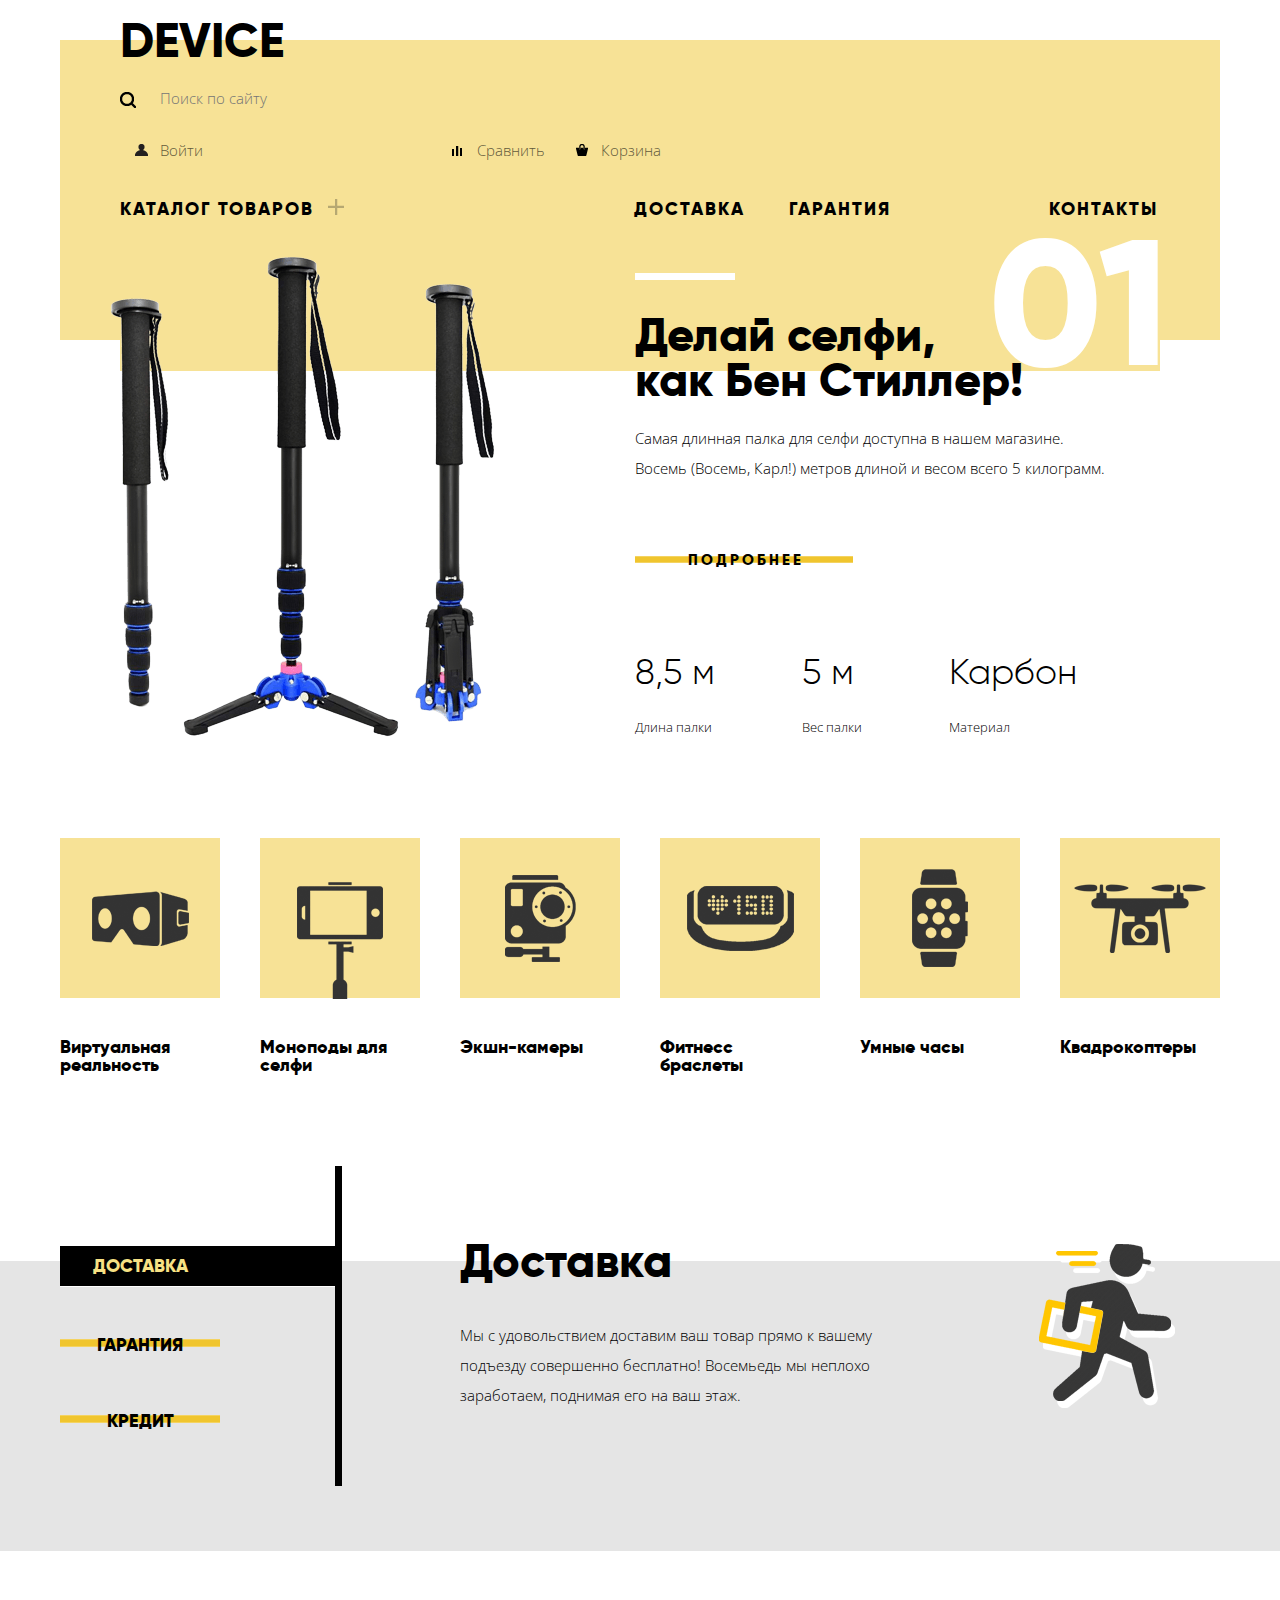
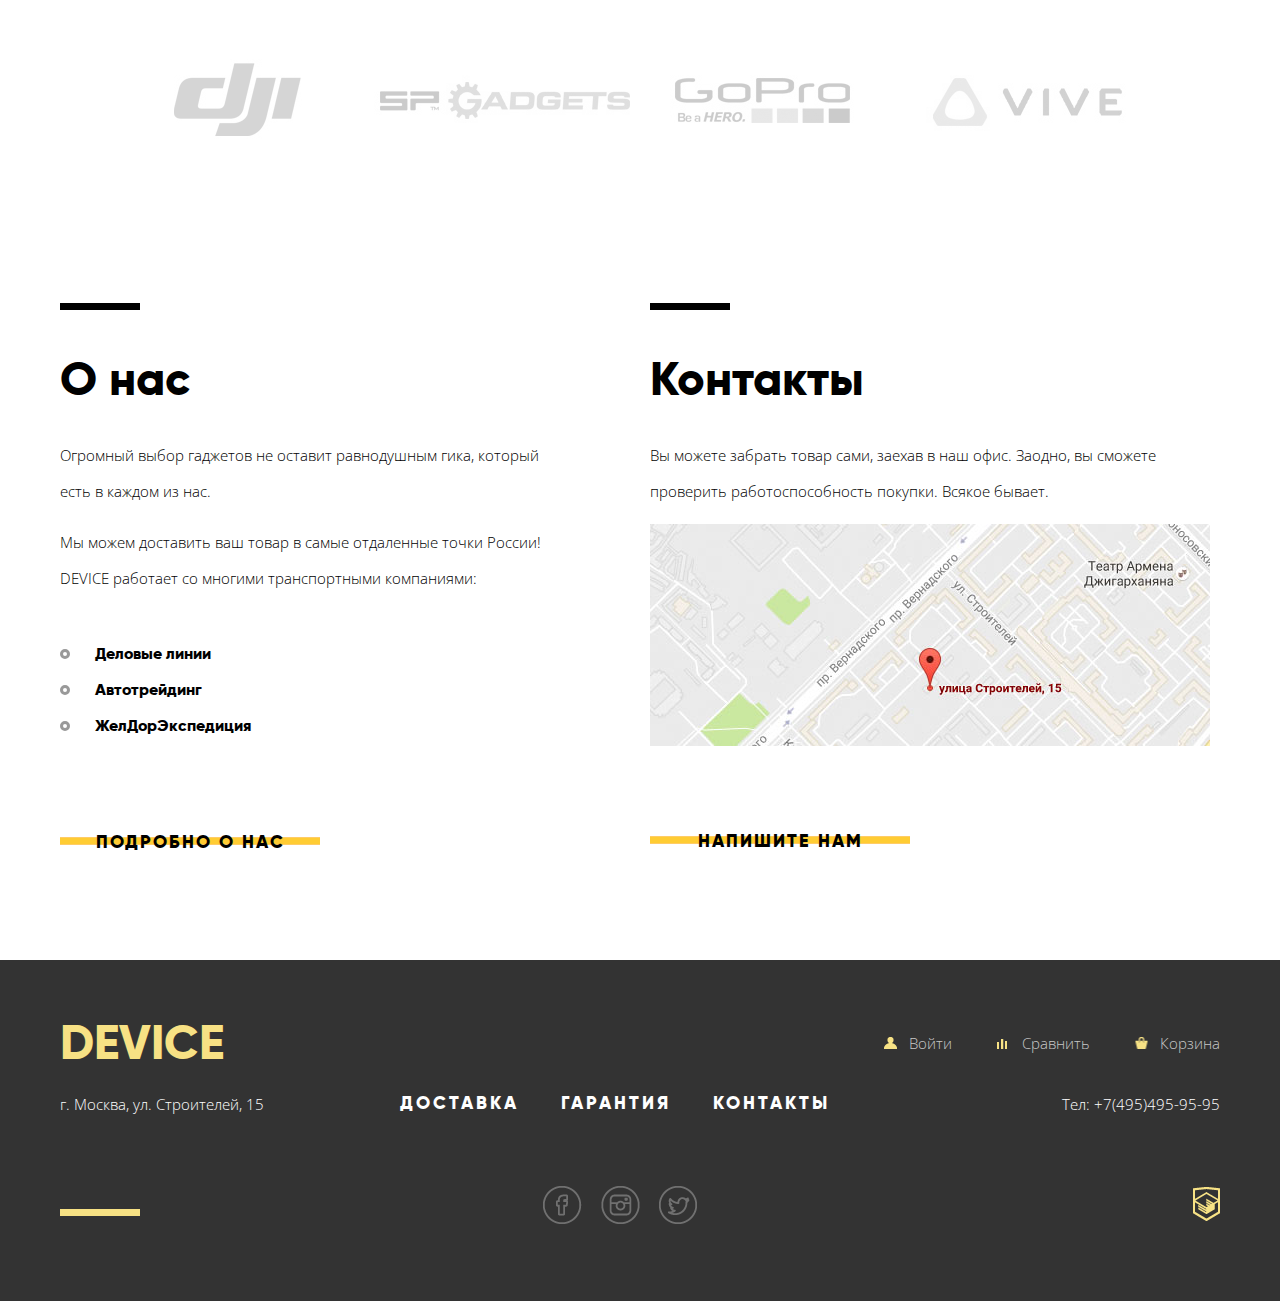
<file: index.html>
<!DOCTYPE html>
<html lang="ru">
  <head>
    <meta charset="utf-8">
    <title>HTML Academy: Девайс</title>
    <link rel="stylesheet" type="text/css" href="css/normalize.css">
    <link rel="stylesheet" type="text/css" href="css/style.css">
    <link href="https://fonts.googleapis.com/css?family=Open+Sans:300,400&amp;subset=cyrillic" rel="stylesheet">
  </head>
  <body>
		<header class="header">
			<div class="container">
				<div class="header__logo">
						<a href="#" class="logo">Device</a>
				</div>
				<div class="header__top clearfix">
					<div class="header__search">
						<div class="search">
							<form action="" class="search__form">
								<span class="search__icon"></span>
								<input class="search__input" type="search" name="search" id="search" placeholder="Поиск по сайту" value="">
								<input type="submit" name="" class="search__btn" value="Найти">
							</form>
						</div>
					</div>
					<div class="header__top-menu">
						<ul class="top-menu">
							<li class="top-menu__item">
								<a href="#" class="top-menu__link">
									<span class="top-menu__link-icon">
										<img src="img/user.png">
									</span>
									<span class="top-menu__link-text">Войти</span>
								</a>
							</li>
							<li class="top-menu__item">
								<a href="#" class="top-menu__link">
									<span class="top-menu__link-icon">
										<img src="img/compare.png" alt="">
									</span>
									<span class="top-menu__link-text">Сравнить</span>
								</a>
							</li>
							<li class="top-menu__item">
								<a href="#" class="top-menu__link">
									<span class="top-menu__link-icon">
										<img src="img/cart.png" alt="">
									</span>
									<span class="top-menu__link-text">Корзина</span>
								</a>
							</li>
						</ul>
					</div>
				</div>
				<nav class="header__main-menu clearfix">
					<ul class="main-menu">
						<li class="main-menu__item">
							<div class="dropdown-menu">
								<span class="main-menu__link-text main-menu__dropdown">Каталог товаров</span>
								<span class="main-menu__link-icon" alt=""></span></a>
							<div class="drop-menu clearfix">
								<ul class="drop-menu__list drop-menu__col-1">
									<li class="col__item"><a href="#" class="col__item-link">Виртуальная реальность</a></li>
									<li class="col__item"><a href="#" class="col__item-link">Виртуальная реальность</a></li>
									<li class="col__item"><a href="#" class="col__item-link">Виртуальная реальность</a></li>
								</ul>
								<ul class="drop-menu__list drop-menu__col-2">
									<li class="col__item"><a href="#" class="col__item-link">Фитнес браслеты</a></li>
									<li class="col__item"><a href="#" class="col__item-link">Виртуальная реальность</a></li>
								</ul>
								<ul class="drop-menu__list drop-menu__col-3">
									<li class="col__item"><a href="#" class="col__item-link">Квадрокоптеры</a></li>
								</ul>
							</div>
						</li>
						<li class="main-menu__item">
							<a href="#" class="main-menu__link">
								<span class="main-menu__link-text">Доставка</span>
							</a>
						</li>
						<li class="main-menu__item">
							<a href="#" class="main-menu__link">
								<span class="main-menu__link-text">Гарантия</span>
							</a>
						</li>
						<li class="main-menu__item">
							<a href="#" class="main-menu__link">
								<span class="main-menu__link-text">Контакты</span>
							</a>
						</li>
					</ul>
				</nav>
			</div>
		</header>
		<div class="header__slider clearfix">
				<div class="slider-container clearfix">
					<ul class="slider__list">
							<li class="slider__list-item">
								<div class="slider__photo">
									<img class="slider__image" src="img/slider-1.png" alt="slider-1">
								</div>
								<div class="slider__text">	
									<span class="slider__slogan">Делай селфи,<br> как Бен Стиллер!</span>
									<span class="slider__number">01</span>
									<p class="slider__desc">Самая длинная палка для селфи доступна в нашем магазине. Восемь (Восемь, Карл!) метров длиной и весом всего 5 килограмм.</p>
									<a class="slider__link" href="#"><span class="slider__link-text">Подробнее</span></a>
									<div class="slider__controls">
									<div class="slider__feature">
										<ul class="feature__item">
											<li class="item__list">
												<span class="list__title">8,5 м</span>
												<p class="list__name">Длина палки</p>
												</li>
											<li class="item__list">
												<span class="list__title">5 м</span>
												<p class="list__name">Вес палки</p>
											</li>
											<li class="item__list">
												<span class="list__title">Карбон</span>
												<p class="list__name">Материал</p>
											</li>
										</ul>
									</div>
								</div>
							</li>
						</ul>
					</div>
				</div>
		<main class="main-content clearfix">
			<aside class="category">
				<ul class="category__list">
					<li class="category__item">
						<a href="#" class="category__link">
						<img class="category__img" src="img/popular-1.png">
						<b class="category__title">Виртуальная реальность</b></a>
					</li>
					<li class="category__item item__monopod">
						<a href="#" class="category__link">
						<img class="category__img category__img-down" src="img/popular-2.png">
						<b class="category__title">Моноподы для селфи</b></a>
					</li>
					<li class="category__item">
						<a href="#" class="category__link">
						<img class="category__img" src="img/popular-3.png">
						<b class="category__title">Экшн-камеры</b></a>
					</li>
					<li class="category__item">
						<a href="#" class="category__link">
						<img class="category__img" src="img/popular-4.png">
						<b class="category__title">Фитнесс браслеты</b></a>
					</li>
					<li class="category__item">
						<a href="#" class="category__link">
						<img class="category__img" src="img/popular-5.png">
						<b class="category__title">Умные часы</b></a>
					</li>
					<li class="category__item">
						<a href="#" class="category__link">
						<img class="category__img" src="img/popular-6.png">
						<b class="category__title">Квадрокоптеры</b></a>
					</li>
				</ul>
			</aside>
			<div class="service-tabbed clearfix">
				<div class="tabs clearfix">
						<div class="wrap">
						<div class="tabs__item">
						    <input class="tabs__input delivery" id="delivery" type="radio" name="tabs" checked>
						   	<label class="tabs__label" for="delivery" title="Доставка">Доставка</label>
							<div class="content">
								<article>
									<header>Доставка</header>
										<p>
										Мы с удовольствием доставим ваш товар прямо к вашему подъезду совершенно бесплатно! Восемьедь мы неплохо заработаем, поднимая его на ваш этаж.
										</p>
										<img class="service__img" src="img/delivery.png" alt="">
								</article>
							</div>
						</div>
						<div class="tabs__item">
						   	<input class="tabs__input waranty" id="waranty" type="radio" name="tabs">
							<label class="tabs__label" for="waranty" title="Гарантия">Гарантия</label>
							<div class="content">
								<article>
									<header>Гарантия</header>
										<p>
										Мы с удовольствием доставим ваш товар прямо к вашему подъезду совершенно бесплатно! Восемьедь мы неплохо заработаем, поднимая его на ваш этаж.
										</p>
										<img class="service__img" src="img/warranty.png" alt="">
								</article>
							</div>
						</div>
						<div class="tabs__item">
							<input class="tabs__input credit" id="credit" type="radio" name="tabs">
						    <label class="tabs__label" for="credit" title="Кредит">Кредит</label>
							<div class="content">
								<article>
									<header>Кредит</header>
										<p>
										Мы с удовольствием доставим ваш товар прямо к вашему подъезду совершенно бесплатно! Восемьедь мы неплохо заработаем, поднимая его на ваш этаж.
										</p>
										<img class="service__img" src="img/credit.png" alt="">
								</article>
							</div>
						</div>
					</div> 
				</div>
			</div>
			<div class="partners__logo">
				<ul>
					<li class="">
						
						<img class="color" src="img/logo-1.jpg">
					</li>
					<li>
						
						<img class="color" src="img/logo-2.jpg">
					</li>
					<li>
						
						<img class="color" src="img/logo-3.jpg">
					</li>
					<li>
						
						<img class="color" src="img/logo-4.jpg">
					</li>
				</ul>
			</div>
			<div class="information clearfix">
				<section class="about">
					<h2 class="about__header">О нас</h2>
					<p class="about__text">Огромный выбор гаджетов не оставит равнодушным гика, который есть в каждом из нас.</p>
					<p>Мы можем доставить ваш товар в самые отдаленные точки России! DEVICE работает со многими транспортными компаниями:</p>
					<ul>
						<li><b>Деловые линии</b></li>
						<li><b>Автотрейдинг</b></li>
						<li><b>ЖелДорЭкспедиция</b></li>
					</ul>
					<a class="about__link" href="#">Подробно о нас</a>
				</section>
				<section class="contacts">
					<h2 class="contacts__header">Контакты</h2>
					<p class="contacts__text">Вы можете забрать товар сами, заехав в наш офис. Заодно, вы сможете проверить работоспособность покупки. Всякое бывает.</p>
					<div class="contacts__maps">
						<img src="img/map.jpg" alt="карта">
					</div>
					<a class="contacts__link" href="#">Напишите нам</a>
				</section>
			</div>
		</main>
		<footer class="main-footer">
				<div class="footer-columns clearfix">
					<section class="columns__left">
						<span class="footer__logo">Device</span>
						<p class="footer__address">г. Москва, ул. Строителей, 15</p>
					</section>
					<section class="columns__middle">
						<ul class="footer__menu">
							<li class="footer__menu-item">
								<a class="footer__menu-link" href="#">Доставка</a></li>
							<li class="footer__menu-item">
								<a class="footer__menu-link" href="#">Гарантия</a></li>
							<li class="footer__menu-item">
								<a class="footer__menu-link" href="#">Контакты</a></li>
						</ul>
						<div class="footer__social">
							<span class="social__fb"><a class="social__link" href="#"></a></span>
							<span class="social__inst"><a class="social__link" href="#"></a></span>
							<span class="social__tw"><a class="social__link" href="#"></a></span>
						</div>
					</section>
					<section class="columns__last">
						<ul class="footer__user-menu">
							<li class="footer__user-menu-item">
								<a href="#" class="footer__user-menu-link">
									<span class="footer__user-menu-icon icon-login">
										<svg xmlns="http://www.w3.org/2000/svg" xmlns:xlink="http://www.w3.org/1999/xlink" width="13" height="12" viewBox="0 0 13 12">
										  <metadata><?xpacket begin="﻿" id="W5M0MpCehiHzreSzNTczkc9d"?>                          
										<?xpacket end="w"?></metadata>
										<image id="user.svg" width="13" height="12" xlink:href="[data-uri]"/>
										</svg>
									</span>
									<span class="footer__user-menu-text ">Войти</span>
								</a>
							</li>
							<li class="footer__user-menu-item">
								<a href="#" class="footer__user-menu-link">
									<span class="footer__user-menu-icon icon-compare">
									<svg xmlns="http://www.w3.org/2000/svg" xmlns:xlink="http://www.w3.org/1999/xlink" width="10" height="10" viewBox="0 0 10 10">
									<?xpacket end="w"?></metadata>
									<image id="compare.svg" width="10" height="10" xlink:href="[data-uri]"/>
									</svg>

									</span>
									<span class="footer__user-menu-text">Сравнить</span>
								</a>
							</li>
							<li class="footer__user-menu-item">
								<a href="#" class="footer__user-menu-link">
									<span class="footer__user-menu-icon icon-cart">
									<svg xmlns="http://www.w3.org/2000/svg" xmlns:xlink="http://www.w3.org/1999/xlink" width="13" height="12" viewBox="0 0 13 12">
										<image id="user.svg" width="13" height="12" xlink:href="[data-uri]"/>
									</svg>
									</span>
									<span class="footer__user-menu-text">Корзина</span>
								</a>
							</li>
						</ul>
						<a class="footer__telephone" href="tel:+7495495495">Тел: +7(495)495-95-95</a>
						<a class="dev-logo" href="#"></a>
					</section>
			</footer>
		</body>
</html>
</file>
<file: css/style.css>
/*-------global modifier---------*/

.clearfix:after {
     visibility: hidden;
     display: block;
     font-size: 0;
     content: " ";
     clear: both;
     height: 0;
     }
.clearfix { display: inline-block; }
/* start commented backslash hack \*/
* html .clearfix { height: 1%; }
.clearfix { display: block; }
/* close commented backslash hack */

@font-face {
    font-family: 'gilroy';
    src: url('../fonts/gilroyextrabold-webfont.woff2') format('woff2'),
         url('../fonts/gilroyextrabold-webfont.woff') format('woff');
    font-weight: bold;
    font-style: normal;

}

@font-face {
    font-family: 'gilroy';
    src: url('../fonts/gilroylight-webfont.woff2') format('woff2'),
         url('../fonts/gilroylight-webfont.woff') format('woff');
    font-weight: normal;
    font-style: normal;

}

input { 
    outline: none;
}

body {
    font-family: 'Open Sans', sans-serif;
    font-size: 15px;
    font-weight: 300;
    line-height: 36px;
 
}

.header {
    position: relative;
    width: 1160px;
    height: 300px;
    margin: 0 auto;
    margin-top: 40px;
    background: #f7e296;

}

.container {
    width: 1040px;
    margin: 0 auto;
    background: #f7e296;
}

.header__logo {
    position: absolute;
    top: -17px;
    display: block;
    font-family: 'gilroy', arial;
    font-size: 48px;
    font-weight: bold;
    color: #000;
    text-transform: uppercase;
    max-width: 168px;
    max-height: 38px;
}

.header__logo a{
    display: block;
    text-decoration: none;
    color: black;
}

.header__logo a:hover {
    color: #464646;
}

.header__search, .header__top-menu {
    float: left;

}

.header__search {
    width: 440px;
    margin-right: 60px;
}

.header__top-menu {
    margin-left: 15px;
}

.search {
    position: relative;
}

.search__icon {
    background: url(../img/search.svg) 0 0 no-repeat;
    width: 16px;
    height: 16px;
    display: block;
    border: none;
    position: absolute;
    left: 0px;
    top: 50%;
    margin-top: -8px;
}

.search__input {
    padding: 15px 0 15px 40px;
    width: 100%;
    background: #f7e296;
    border: none;
    border-bottom: 2px solid transparent;
    font-family: 'open sans', sans-serif;
    font-weight: 300;


}

.search__input:focus + .search__btn {
    border: 2px solid #000;
    display: block;
    z-index: 999;
}

.search__input:focus {
    border-bottom-color: black;

}

.search__btn {
    display: none;
    position: absolute;
    right: 0px;
    top: 50%;
    margin-top: -25px;
    padding: 15px 16px 15px 16px;
    background: transparent;
    border: 2px solid #000000;
    cursor: pointer;
}

/*----------Top Menu------------*/

.top-menu {
    padding: 0;
    margin: 0;

}

.top-menu__item {
    display: inline-block;
    list-style: none;
    padding-top: 8px;
    padding-bottom: 8px;

}

.top-menu__item:last-child {
    display: inline-block;
    margin-left: 27px;
}

.top-menu__item:first-child {
    display: inline-block;
    margin-right: 245px
}

.top-menu__link {
    position: relative;
    text-decoration: none;
    display: block;
    padding-left: 25px;
}




.top-menu__link-icon {
    position: absolute;
    top: 0;
    left: 0;
    bottom: 0;
    width: 12px;

}

.top-menu__link-text {
    font-weight: 300;
    color: #635a3c;
}

.top-menu__link-text:hover {
    color: #7a7152;
}

.header__top {
    padding-top: 35px;
}

/*------------Main Menu------------*/

.header__main-menu {
    width: 100%;
    height: 180px;
    margin-bottom: 0px;
    position: relative;
    z-index: 1;
}

.main-menu {
    list-style: none;
    padding: 0;
}

.main-menu__item {
    display: inline-block;
    margin-right: 40px;

}

.main-menu__item:first-child {
    display: inline-block;
    margin-right: 286px;

}

.main-menu__item:last-child {
    display: inline-block;
    margin-left: 114px;
    margin-right: 0;

}

.main-menu__link {
    display: inline-block;
    text-decoration: none;
    position: relative;
    
}

.main-menu__link-text {

    font-family: "gilroy";
    font-weight: bold;
    font-size: 18px;
    color: black;
    text-transform: uppercase;
    letter-spacing: 2px;

}

.main-menu__link-text:hover, .col__item-link:hover {
    color: #635a3c;
}

.main-menu__link-icon {
    display: inline-block;
    background: url("[data-uri]") no-repeat;
    width: 16px;
    height: 16px;
    margin-left: 10px;
}

.dropdown-menu {
    position: relative;
    cursor: pointer;

}

.main-menu__link-text:active {
    color: #ac9e69;
}

.drop-menu {
    display: none;
    float: left;
    position: absolute;
    left: -60px;
    width: 1160px;
    margin: 0 auto;
    padding: 0;
    background: #f7e296;
    z-index: 1;
}

.drop-menu__list {
    float: left;
    list-style: none;
    margin: 0;
    margin-top: 27px;
    margin-bottom: 27px;

}

.drop-menu__list a {
    display: block;
    text-decoration: none;
    font-size: 15px;
    font-family: 'Open Sans';
    color: black;

}

.drop-menu__col-1 {
    margin-left: 20px;
}



.dropdown-menu:hover .drop-menu{
    display: block;
 
}

.dropdown-menu:active {
    color: #ac9e69;
}

/*----------------Slider------------------------*/

.slider-container {
    width: 1060px;
    margin: 0 auto;
    background: white;

}

.slider__photo {
    
    width: 525px;
    float: left;
}

.slider__image {
    display: inline-block;
    position: relative;
    top: -65px;
    text-align: center; 

}

.slider__list {
    margin: 0;
    padding: 0;
    list-style: none;
    position: relative;
    top: -22px;
}

.slider__list-item {
    display: inline-block;
    
}

.slider__text {
    width: 480px;
    display: inline-block;

}

.slider__desc {
    font-family: 'open sans';
    font-size: 15px;
    line-height: 30px;
    font-weight: 300;
    margin-bottom: 60px;


}

.slider__slogan {
    font-family: 'gilroy';
    font-size: 47px;
    font-weight: bold;
}

.slider__slogan:before {
    position: absolute;
    top: -45px;
    content: "";
    width: 100px;
    height: 7px;
    display: block;
    background: white;
}

.slider__number {
    position: absolute;
    top: -30px;
    right: 0px;
    font-family: 'gilroy';
    font-size: 179px;
    font-weight: bold;
    color: white;
}

.slider__link {
    position: relative;
    display: block;
    text-transform: uppercase;
    font-family: "gilroy";
    font-weight: bold;
    size: 18px;
    text-decoration: none;
    color: black;
    letter-spacing: 3px;
    z-index: 5;
    margin-bottom: 75px;
    width: 221px;
    text-align: center;
}

.slider__link:before{
    position: absolute;
    top: 13px;
    left: 0;
    content: "";
    width: 218px;
    height: 5px;
    border-top: 1px solid #f4d361;
    border-bottom: 1px solid #f4d361;
    background: #f0c52e;
    z-index: -99999;
}

.slider__link:hover, .category__link:hover {
    position: relative;
    background: #f0c52e;
}




.slider__feature {
    display: inline-block;
}

.feature__item {
    list-style: none;
    margin: 0;
    padding: 0;
}

.item__list {
    display: inline-block;
    text-align: justify;
    margin-right: 83px;   
  
}

.item__list:last-child {
    margin-right: 0;


}

.list__title {
    font-family: 'gilroy';
    font-size: 36px;
}

.list__name {
    font-size: 13px;
    font-weight: 300;
}

.main-content {

}

.main-content aside {
    width: 1160px;
    margin: 0 auto;
}



.category__list {
    margin: 0;
    padding: 0;
    font-size: 0;
}

.category__item {
    position: relative;
    display: inline-block;
    margin-right: 40px;
   
}

.category__item:last-child {
    margin-right: 0;
}



.category__link {
    display: block;
    width: 160px;
    height: 160px;
    background: #f7e296;
}

.category__img {

    margin: auto;
    position: absolute;
    top: 0; left: 0; bottom: 0; right: 0;

}

.category__img-down {
    margin: auto;
    position: absolute;
    top: 0; left: 0; bottom: -45px; right: 0;

}

.category__title {
    display: inline-block;
    position: absolute;
    top: 100%;
    width: 150px;
    margin-top: 40px;
    font-size: 18px;
    font-family: 'gilroy';
    font-weight: bold;
    color: black;
    line-height: 18px;
    
}



.service-tabbed {
    width: 100%;
    background: #e5e5e5;
    height: 290px;
}


.tabs {
    width: 1160px;
    margin: 0 auto;
    margin-top: 245px;
    position: relative; 
    z-index: 1;


}

.wrap {
    position: absolute;
    content: "";
    top: -55px;
}

.tabs__item {
    display: block;
   
}

/* стили секций с содержанием */

.content {
    position: absolute;
    width: 715px;
    top: 38px;
    float: right;
    margin-left: 400px;
    display: none;
}

.content header {
    margin-bottom: 40px;
    font-size: 47px;
    font-family: 'gilroy';
    font-weight: bold;
}

.content p {
    font-size: 15px;
    line-height: 30px;
    font-family: 'Open Sans';
    width: 440px
}

.content .service__img {
    position: absolute;
    top: 0;
    right: 0px;
}

[type=radio]:checked ~ label {
  background: white;
  border-bottom: 1px solid white;
  z-index: 2;
}

[type=radio]:checked ~ label ~ .content {
  z-index: 1;
  display: block;
}


.tabs input {
    display: none;
    position: relative;

}


/* стили вкладок (табов) */

.tabs__label {
    text-align: center;
    margin-top: 40px;
    width: 160px;
    display: block;
    font-weight: bold;
    font-family: 'gilroy';
    font-size: 18px;
    text-transform: uppercase;
}

.tabs__label:before {
    position: absolute;
    margin-top: 12px;
    content: "";
    left: 0;
    width: 160px;
    height: 6px;
    border-top: 1px solid #f4d361;
    border-bottom: 1px solid #f4d361;
    background: #f0c52e;
    z-index: -99999;
}

.tabs__label:after {
    position: absolute;
    top: -40px;
    left: 0;
    bottom: 0;
    content: "";
    width: 7px;
    height: 320px;
    background: black;
    margin-left: 275px;
}

/* изменения стиля заголовков вкладок при наведении */
.tabs__label:hover {
    background: #f0c52e;
    cursor: pointer;
}
/* стили для активной вкладки */
.tabs input:checked + label {
    display: block;
    vertical-align: middle;
    padding-right: 115px;
    padding-top: 2px;
    padding-bottom: 2px;
    color: #f7e184;
    background: #000000;
    
}


.partners__logo  {
    position: relative;
    width: 1060px;
    margin: 0 auto;
    margin-top: 100px;
    margin-bottom: 160px;
}

.partners__logo ul {
    list-style: none;
    margin: 0;
    padding: 0;

}

.partners__logo li {
    display: inline-block;
}

.partners__logo img {
    opacity: .20;
    filter: grayscale(100%);  
}

.partners__logo img:hover {
    filter: none;
    opacity: 1;
}

.information {
    width: 1160px;
    margin: 0 auto;
    
}

.about h2, .contacts h2 {
    font-family: 'gilroy';
    font-size: 47px;
    font-weight: bold;
    color: black;
}

.about p, .contacts p {
    font-family: 'Open Sans';
    font-size: 15px;
    font-weight: 300;
}

.about {
    float: left;
    width: 500px;
    position: relative;
}

.about ul {
    margin-top: 40px;
    list-style: none;
    margin-left: 0;
    padding: 0;
}

.about li {
    font-family: 'gilroy';
    font-size: 16px;
    font-weight: bold;
}

.about__header:before, .contacts__header:before { 
    position: absolute;
    top: -20px;
    left: 0;
    content: "";
    width: 80px;
    height: 7px;
    background: #000;
 }

.about li:before {
    margin-right: 25px;
    content: "";
    display: inline-block;
    background: #fff;
    border-radius: 50%;
    border: 3px solid #999999;
    width: 4px;
    height: 4px;

}

.contacts {
    float: right;
    width: 570px;
    position: relative;
}

.about__link, .contacts__link {
    padding-top: 65px;
    display: block;
    text-decoration: none;
    text-transform: uppercase;
    font-family: 'gilroy';
    font-size: 18px;
    font-weight: bold;
    letter-spacing: 2px;
    color: black;
    width: 260px;
    text-align: center;
}

.about__link:before, .contacts__link:before {
    position: absolute;
    bottom: 15px;
    left: 0;
    right: 0;
    content: "";
    width: 260px;
    height: 6px;
    background: #ffcc33;
    border-top: 1px solid #ffcc66;
    border-bottom: 1px solid #ffcc66;
    z-index: -9999;

}

.main-footer {
    margin-top: 100px;
    width: 100%;
    background: #333333;
    color: white;
}

.footer-columns {
    padding-top: 65px;
    padding-bottom: 65px;
    position: relative;
    width: 1160px;
    margin: 0 auto;
}

.columns__left {
    width: 340px;
    display: inline-block;
    float: left;
}

.columns__middle {
    width: 440px;
    display: inline-block;
    float: left;
}

.columns__last {
    width: 350px;
    display: inline-block;
    float: right;
}

.footer__logo {
    font-family: 'gilroy';
    font-size: 48px;
    font-weight: bold;
    text-transform: uppercase;
    color: #f7e184;
}

.footer__logo:hover {
    color: #ffcc33;
}

.footer__address {
    font-family: 'Open Sans';
    font-size: 15px;
    font-weight: 300;
}

.footer__logo:after {
    position: absolute;
    bottom: 85px;
    left: 0;
    content: "";
    width: 80px;
    height: 7px;
    background: #f7e184;
    border-left: 1px;
}

.footer__menu {
    padding-left: 0;
    padding-top: 60px;
    margin: 0;
    list-style: none;
}

.footer__menu-item {
    display: inline-block;
    text-transform: uppercase;
    font-family: 'gilroy';
    font-size: 18px;
    font-weight: bold;
    letter-spacing: 3px;


}


.footer__menu-item + li {
    margin-left: 38px;
}

.footer__menu-link {
    color: white;
    text-decoration: none;
}

.footer__menu-link:hover {
    color: #b5b5b5;
}

.footer__social {
    margin-top: 65px;
    display: inline-block;
    text-align: center;
    width: 440px;
}

.footer__social span + span {
    margin-left: 15px;
}

.social__fb {
    display: inline-block;
    width: 39px;
    height: 38px;
    background: url("[data-uri]") no-repeat;
}

.social__inst {
    display: inline-block;
    width: 39px;
    height: 38px;
    background: url("[data-uri]") no-repeat;
}

.social__tw {
    display: inline-block;
    width: 39px;
    height: 38px;
    background: url("[data-uri]") no-repeat;
}

.social__fb:hover, 
.social__inst:hover, 
.social__tw:hover {
    opacity: 0.3;
}

.footer__user-menu {
    list-style: none;
    padding: 0;
    margin: 0;
    float: right;
    
}

.footer__user-menu-item {
    display: block;
    float: left;
    
}

.footer__user-menu-link {
    position: relative;
    text-decoration: none;
    display: block;
    padding-left: 25px;
}

.footer__user-menu-icon {
    position: absolute;
    top: 0;
    left: 0;
    bottom: 0;
    width: 12px;

}

.footer__user-menu-icon .icon-login {
    fill: #ffcc99;
}

 .footer__user-menu-icon path{
    fill: #ffcc99;
}

.footer__user-menu-text {
    font-weight: 300;
    color: #c8c8c8;
}


.footer__user-menu li + li {
    margin-left: 45px;
}

.footer__user-menu-link {
    display: block;
    color: #c8c8c8;
    font-family: 'Open Sans';
    font-size: 15px;
    font-weight: 300;
    text-decoration: none;

}

.footer__user-menu-text:hover {
    color: #9c9c9c;
}

.footer__telephone {
    margin-top: 25px;
    float: right;
    clear: both;
    font-family: 'Open Sans';
    font-size: 15px;
    font-weight: 300;
    text-decoration: none;
    color: white;

}

.dev-logo {
    position: absolute;
    content: "";
    bottom: 80px;
    right: 0;
    background: url("[data-uri]") no-repeat;
</svg>) no-repeat;
    width: 27px;
    height: 34px;
    cursor: pointer;
}

.dev-logo a {
    display: block;
}

.dev-logo a:hover {
    color: #f0c52e;
}


/* ----------------- catalog -----------------------*/

.sub-header {
    width: 1060px;
    margin: 0 auto;
}

.sub-header h1 {
    font-family: 'gilroy';
    font-size: 47px;
    font-weight: bold;
    margin-top: 45px;
}

.sub-header__breadcrumbs {
    list-style: none;
    padding: 0;
    margin: 0;
    vertical-align: middle;
}

.breadcrumbs__items {
    display: inline-block;
    vertical-align: middle;
    margin-left: 15px;
    margin-right: 15px;
    

}

.breadcrumbs__link::before {
    content: "";
    background: url(../img/nav-arrow.svg) no-repeat;
    display: inline-block;
    width: 4px;
    height: 7px;
    vertical-align: middle;
}

.breadcrumbs__link:first-child::before{
    display: none;
    
}

.breadcrumbs__link {
    text-decoration: none;
    color: #bcbcbc;
    font-size: 14px;
    font-weight: 300;
    color: #bcbcbc;
}
</file>
